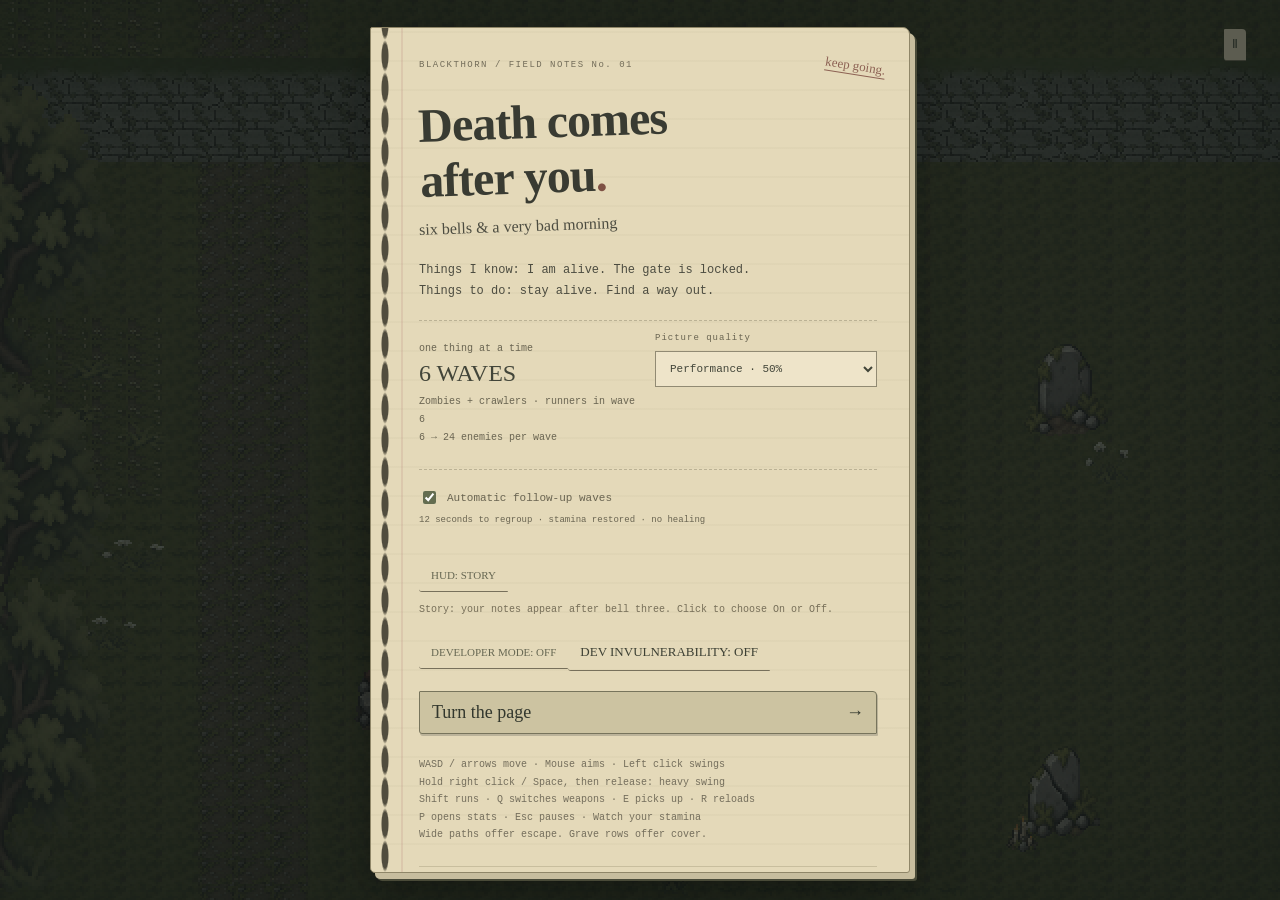
<file: index.html>
<!doctype html>
<html lang="en">
<head>
  <meta charset="utf-8">
  <meta name="viewport" content="width=device-width,initial-scale=1,viewport-fit=cover,user-scalable=no">
  <meta name="theme-color" content="#20241e">
  <meta name="description" content="Dead Lot — a browser-first zombie survival combat prototype.">
  <title>Death Comes After You · Part 1</title>
  <link rel="stylesheet" href="style.css?v=undertaker-1">
  <link rel="stylesheet" href="notebook.css?v=2">
</head>
<body class="hud-off">
  <canvas id="game" aria-label="3D zombie combat arena"></canvas>
  <div id="daylight" aria-hidden="true"></div><div id="vignette"></div><div id="damage"></div>
  <header id="hud">
    <div class="brand"><span class="eyebrow">PART 01 / BLACKTHORN CEMETERY</span><strong>SIX BELLS<span class="dot">.</span></strong></div>
    <div class="meters"><div><span>still here</span><b id="healthText">100</b><div class="health-track"><i id="healthBar"></i></div></div><div><span>catch my breath</span><b id="staminaText">100</b><div class="health-track"><i id="staminaBar"></i></div></div><div><span id="weaponName">SIDEARM</span><b id="ammo">12 <small>/ ∞</small></b><em id="reloadStatus">READY</em></div></div>
    <div class="stats"><span>bell <b id="wave">00</b></span><span>laid to rest <b id="kills">0</b></span><button id="openJournal" aria-label="Stats and proficiency">notes</button><button id="pause" aria-label="Pause game">Ⅱ</button></div>
  </header>
  <div id="objective">SOUTH APPROACH · EXPLORE THE DISTRICT</div><canvas id="map" width="180" height="180" aria-label="Cemetery map: memorial, chapel, south gate and approaching enemies"></canvas><div id="announcement" aria-live="polite"></div>
  <div id="playerThought" role="status" hidden></div>
  <div id="crosshair"><i></i></div>
  <footer><span id="status">PERIMETER QUIET</span><span id="cycleStatus">DAY · NO FLASHLIGHT</span><span id="needsStatus" aria-live="polite"></span><span id="perf">— FPS</span><span class="desktop-hint">WASD move · Mouse aim · Hold left click for quick swings · Hold/release right click or Space for heavy · Shift run · Esc pause</span></footer>
  <div id="touchControls"><div id="moveStick" class="stick"><span>MOVE</span><i></i></div><div id="aimStick" class="stick"><span>AIM / ATTACK</span><i></i></div><button id="touchReload">RELOAD</button><button id="touchWeapon">TO BAT</button><button id="touchHeavy">HOLD: HEAVY</button><button id="touchSprint">RUN</button></div>
  <button id="nextWave" class="primary floating" hidden>START WAVE 01 →</button>
  <button id="interact" class="primary floating" hidden>INTERACT [E]</button>
  <div id="bossHud" hidden><span>THE UNDERTAKER</span><progress id="bossHealth" max="65" value="65"></progress></div>
  <section id="towerPrompt" class="overlay" hidden><div class="panel compact"><span class="eyebrow">THE NORTHERN MORTUARY</span><h2>The key fits.</h2><p>The passage is blocked. Offices, stairs, and perhaps a way out on the upper floor.</p><button id="enterTower" class="primary">TURN THE KEY →</button><button id="cancelTower">NOT JUST YET</button></div></section>
  <section id="menu" class="overlay"><div class="panel">
    <span class="eyebrow">BLACKTHORN / FIELD NOTES No. 01</span><span class="notebook-margin" aria-hidden="true">keep going.</span><h1>Death comes<br>after you<span class="dot">.</span></h1><p class="pencil-subtitle">six bells &amp; a very bad morning</p>
    <p class="intro">Things I know: I am alive. The gate is locked.<br>Things to do: stay alive. Find a way out.</p>
    <div class="menu-grid"><div class="chapter-note"><span>one thing at a time</span><b>6 WAVES</b><small>Zombies + crawlers · runners in wave 6<br>6 → 24 enemies per wave</small></div><label>Picture quality<select id="quality"><option value="0.5" selected>Performance · 50%</option><option value="0.67">Balanced · 67%</option><option value="1">Full size · 100%</option></select></label></div>
    <label class="toggle"><input id="endless" type="checkbox" checked> Automatic follow-up waves <small>12 seconds to regroup · stamina restored · no healing</small></label>
    <button id="hudToggle">HUD: STORY</button><small class="hud-mode-help">Story: your notes appear after bell three. Click to choose On or Off.</small><button id="developerMode">DEVELOPER MODE: OFF</button><button id="developerInvulnerability" aria-pressed="false">DEV INVULNERABILITY: OFF</button><button id="start" class="primary">Turn the page <span>→</span></button>
    <p class="controls desktop-hint">WASD / arrows move · Mouse aims · Left click swings<br>Hold right click / Space, then release: heavy swing<br>Shift runs · Q switches weapons · E picks up · R reloads<br>P opens stats · Esc pauses · Watch your stamina<br>Wide paths offer escape. Grave rows offer cover.</p>
    <p class="controls mobile-hint">Left stick to move · Right stick to aim and attack · Hold/release HEAVY for a charged strike<br>RUN toggles sprint · Release attack to recover stamina</p>
    <span class="build">If found, please return to whoever is still holding the bat.</span>
  </div></section>
  <section id="introMenu" class="overlay story-overlay" aria-label="Chapter one introduction" hidden>
    <div class="story-panel">
      <span class="eyebrow">CHAPTER ONE · PREMATURE BURIAL</span>
      <h2>You weren’t<br>dead.</h2>
      <p>The last thing you remember is the familiar stillness. Another catalepsy episode. You couldn’t move. You couldn’t tell them you were still there.</p>
      <p>Now you wake inside a coffin at the bottom of an open grave. Your grave. They buried you—but the earth hasn’t been filled in. Above you, the lid is splintered and broken open. You don’t remember breaking it.</p>
      <p>You climb out into Blackthorn Cemetery. No mourners. No gravediggers. Only a bell in the distance, and shapes moving between the stones. You don’t know what happened here. You only know you need to leave.</p>
      <blockquote>You’ve woken from this before. Never somewhere like this.</blockquote>
      <p class="story-clue">Beside an abandoned shed, you find a wooden bat. You take it. Something beyond the graves has heard you.</p>
      <button id="introSound" aria-pressed="true">TYPEWRITER SOUND: ON</button> <button id="enterCemetery">TAKE THE BAT. SURVIVE. →</button>
      <small>Waves begin when you enter. Your ranks reset each run.</small>
    </div>
  </section>
  <section id="journal" class="overlay" hidden><div class="panel journal-panel"><span class="eyebrow">SURVIVOR’S JOURNAL</span><h2>Getting the hang of it.</h2><p id="saveNote"></p><div id="skillList"></div><h3>Food &amp; rest</h3><p>Each full day (12 active minutes) without eating or resting adds Hungry or Tired. Tired slows movement by 5%, 15%, 35%, then up to 75%. Hungry reduces stamina recovery by 3%, 9%, 21%, then up to 60%. Food and sleep arrive in chapter 2; this chapter has no food or rest actions. A new run resets both needs.</p><h3>Lifetime record</h3><p id="lifetimeStats"></p><h3>Equipment</h3><p id="inventoryList"></p><p>Q cycles carried weapons. E picks up nearby finds. Ammunition is finite. Search carefully: a few abandoned tools and rare weapons remain among the graves. Health boxes can occasionally be found on fallen enemies. Ranks, weapons and ammunition reset each run. A flashlight extends your visibility at night.</p><details><summary>Weapon field guide · base stats</summary><ul id="weaponList"></ul></details><button id="closeJournal" class="primary">CLOSE JOURNAL →</button></div></section>
  <section id="pauseMenu" class="overlay" hidden><div class="panel compact"><span class="eyebrow">TAKE A BREATH</span><h2>A moment, please.</h2><p>Nothing moves until you’re ready.</p><button id="resume" class="primary">BACK TO THE CEMETERY →</button><button id="pauseJournal">STATS / PROFICIENCY [P]</button><button id="pauseHudToggle">HUD: STORY</button><button id="pauseDeveloper">DEVELOPER MODE: OFF</button><button id="pauseInvulnerability" aria-pressed="false">DEV INVULNERABILITY: OFF</button><button id="restartPaused">RESTART RUN</button></div></section>
  <section id="deathMenu" class="overlay" hidden><div class="panel compact"><span class="eyebrow">ANOTHER NAME IN STONE</span><h2>You went down.</h2><p id="result"></p><button id="restart" class="primary">TRY AGAIN →</button><button id="settings">BACK TO SETTINGS</button></div></section>
  <section id="victoryMenu" class="overlay" hidden><div class="panel compact"><span class="eyebrow">BEYOND THE CEMETERY</span><h2>Still breathing.</h2><p>You escaped through the mortuary. The town lies ahead.</p><p id="victoryResult"></p><button id="playAgain" class="primary">SURVIVE IT AGAIN →</button></div></section><section id="rotate"><span>↻</span><h2>Turn your phone sideways.</h2><p>This chapter is played in landscape.</p></section>
  <section id="error" class="overlay" hidden><div class="panel"><h2>Unable to start</h2><p id="errorText"></p></div></section>
  <section id="jumpPrompt" class="overlay" hidden><div class="panel compact"><span class="eyebrow">THE TOWN SIDE</span><h2>A way down.</h2><p>Below the broken window: a low annex roof, then the street. You can climb out and drop down. There will be no climbing back.</p><button id="confirmJump" class="primary">CLIMB OUT. DROP TO THE STREET. →</button><button id="cancelJump">LOOK AROUND A LITTLE LONGER</button></div></section>
  <section id="companionDialogue" role="dialog" aria-modal="true" aria-labelledby="companionName" hidden>
    <div class="companion-note"><img src="assets/companion-cthulhu.png" alt="A tiny green tentacled friend carrying a notebook and pencil" width="150" height="150">
      <div><span class="eyebrow">a little company</span><h2 id="companionName">A little company.</h2><p id="companionLine" aria-live="polite"></p><span id="companionCount"></span><button id="companionNext">Go on →</button><button id="companionSkip">Got it.</button></div>
    </div>
  </section>
  <script type="module" src="js/game.js?v=low-health-1"></script>
</body></html>
</file>
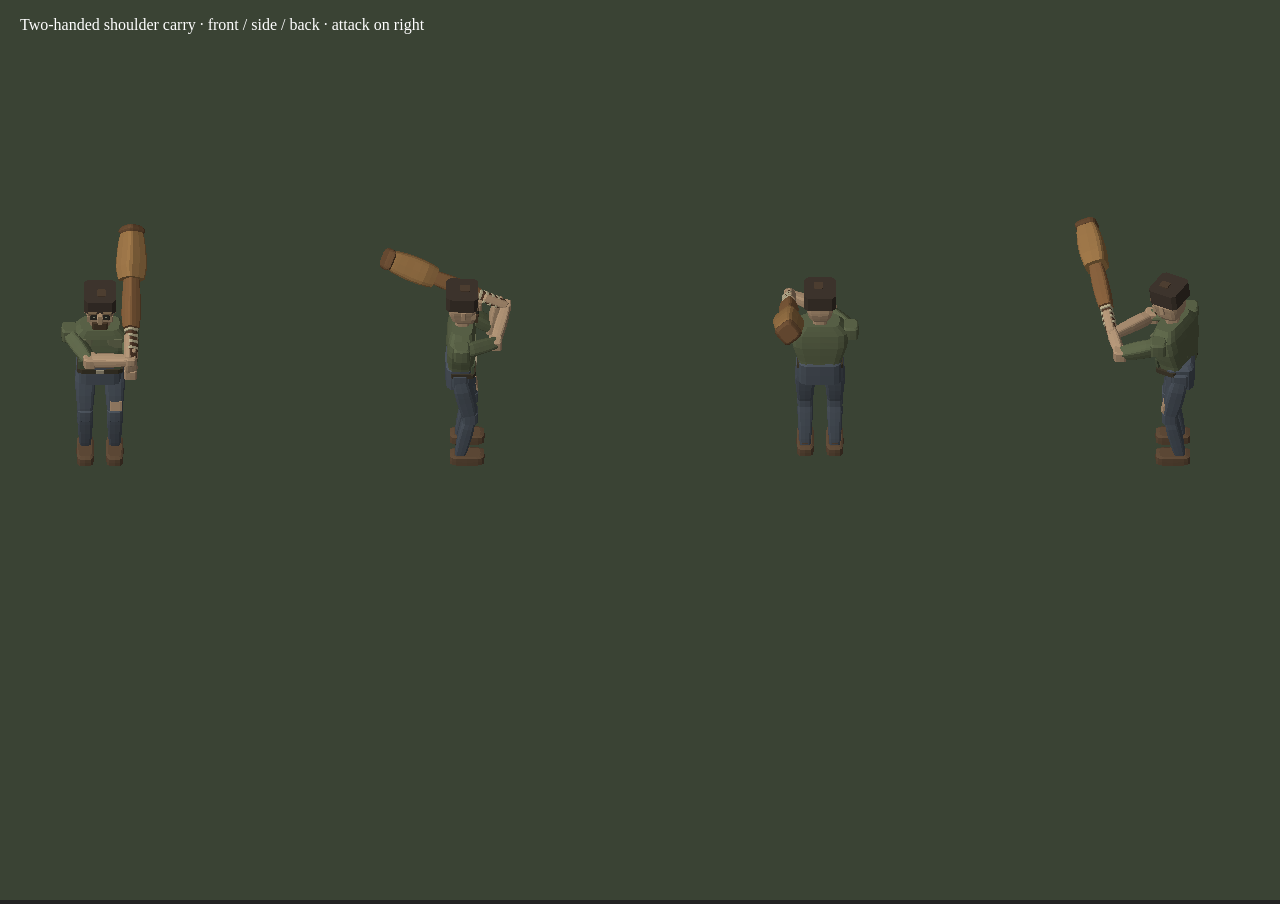
<file: verify-bat-pose.html>
<!doctype html><meta charset="utf-8"><title>Bat pose verification</title><style>body{margin:0;overflow:hidden;background:#222;color:white}canvas{width:100vw;height:100vh}p{position:absolute;top:0;left:20px}</style><canvas id="scene"></canvas><p>Two-handed shoulder carry · front / side / back · attack on right</p><script type="module">
import {WorldRenderer,characterMesh,block} from './js/render.js';const r=new WorldRenderer(document.querySelector('scene')||document.querySelector('canvas'));r.setWorld([block(0,-.1,0,30,.2,30,'#414b3a')]);let count=0;function frame(t){r.resize(1);r.half=3.5;r.begin(0,0);for(let i=0;i<4;i++)r.append(characterMesh('human',i===3?'swing':'idle',(t/1000)%.7,false,0,0,'bat'),(i-1.5)*2.8,0,0,i*Math.PI/2);r.draw();if(r.g.getError())throw Error('WebGL error');if(count++<120)requestAnimationFrame(frame);}requestAnimationFrame(frame);
</script>
</file>
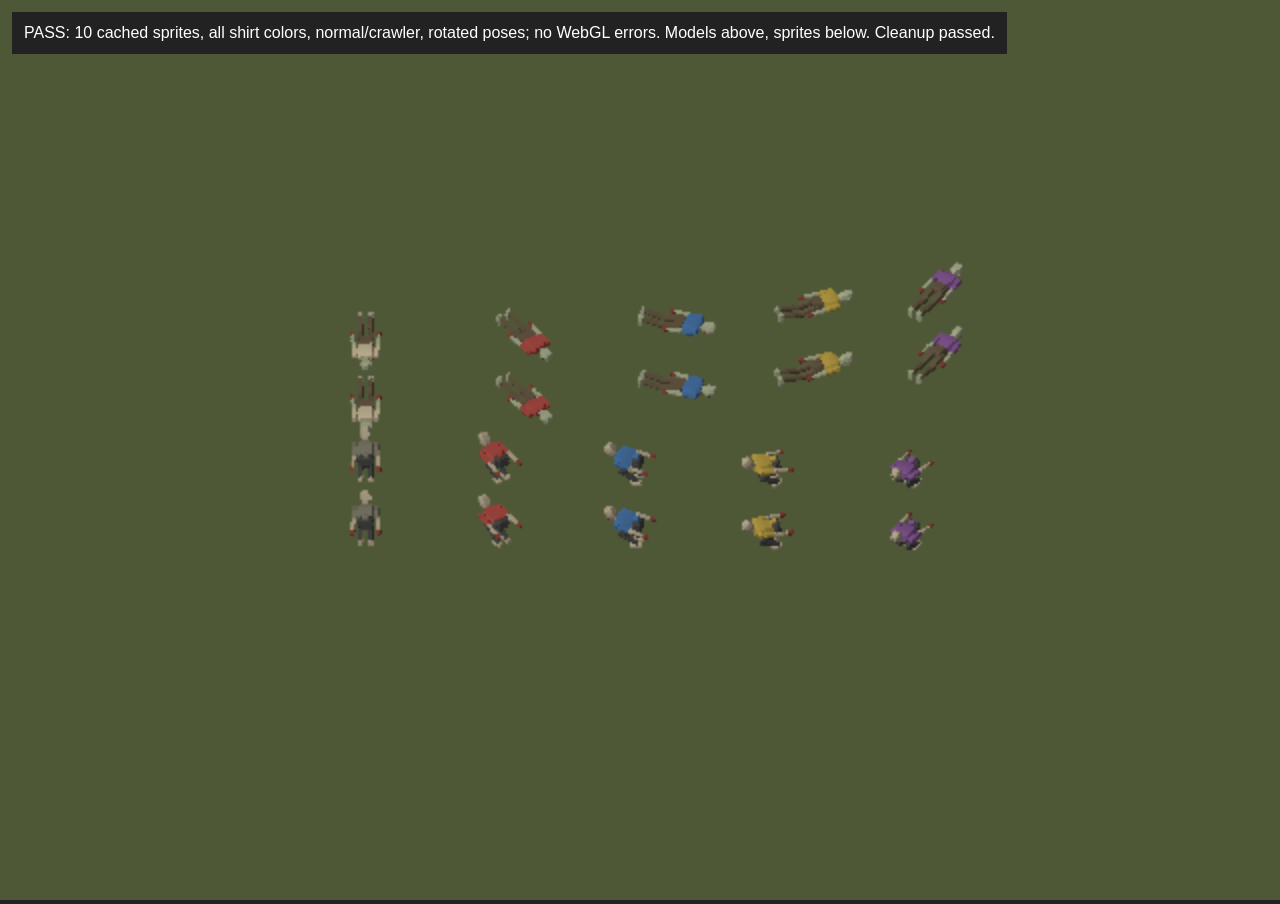
<file: verify-corpses.html>
<!doctype html><meta charset="utf-8"><title>Corpse renderer verification</title>
<style>body{margin:0;background:#222;color:white;font:16px sans-serif}canvas{width:100vw;height:100vh}#status{position:absolute;top:12px;left:12px;background:#222;padding:12px}</style>
<canvas id="scene"></canvas><div id="status">Checking corpse captures…</div>
<script type="module">
import {WorldRenderer,characterMesh,DEATH_SETTLE_TIME,block} from './js/render.js';
const status=document.querySelector('#status'),r=new WorldRenderer(document.querySelector('canvas'));
r.setWorld([block(0,-.1,0,35,.2,35,'#59633d')]);
const bodies=Array.from({length:10},(_,i)=>({x:(i%5-2)*3,z:i<5?-2:3,yaw:i*.63,kind:i<5?'normal':'crawler',shirtVariant:i%5}));
let frames=0,captures=0;
function frame(){
 try{
 r.resize(.5);r.begin(0,0);r.corpses.sync(bodies);
 for(const c of bodies)r.corpses.add(c,()=>{captures++;return characterMesh(c.kind,'dead',DEATH_SETTLE_TIME,false,0,0,'bat');});
 // Live models behind their sprite counterparts for visual comparison.
 for(const c of bodies)r.append(characterMesh(c.kind,'dead',DEATH_SETTLE_TIME,false,0,0,'bat'),c.x,0,c.z-2,c.yaw,1,c.shirtVariant);
 r.draw();if(r.g.getError()!==r.g.NO_ERROR)throw Error('WebGL error');
 if(++frames<15){requestAnimationFrame(frame);return;}
 if(captures!==10||r.corpses.entries.size!==10)throw Error('Sprite caching failed');
 status.textContent='PASS: 10 cached sprites, all shirt colors, normal/crawler, rotated poses; no WebGL errors. Models above, sprites below.';
 const entries=[...r.corpses.entries.values()];
 r.corpses.sync([]);
 if(r.corpses.entries.size||entries.some(e=>r.g.isTexture(e.texture)||r.g.isBuffer(e.buffer)))throw Error('Corpse resources leaked');
 status.textContent+=' Cleanup passed.';
 }catch(e){status.textContent='FAIL: '+e.stack;console.error(e);}
}
requestAnimationFrame(frame);
</script>
</file>
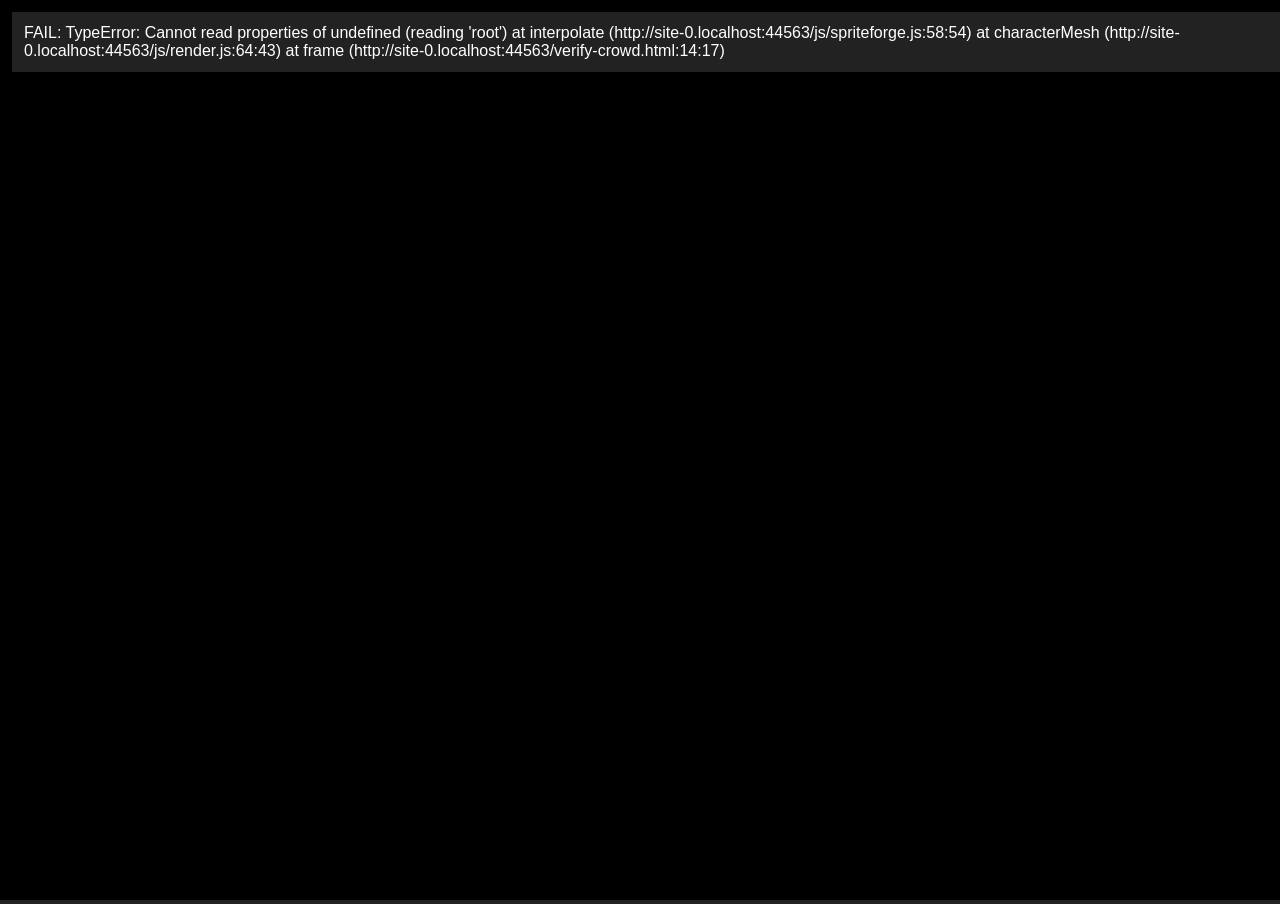
<file: verify-crowd.html>
<!doctype html><meta charset="utf-8"><title>Crowd renderer verification</title>
<style>body{margin:0;overflow:hidden;background:#222;color:white;font:16px sans-serif}canvas{width:100vw;height:100vh}#status{position:absolute;top:12px;left:12px;background:#222;padding:12px}</style>
<canvas id="scene"></canvas><div id="status">Checking 120 animated zombies…</div>
<script type="module">
import {WorldRenderer,characterMesh,block} from './js/render.js';
const r=new WorldRenderer(document.querySelector('canvas')),status=document.querySelector('#status');
r.setWorld([block(0,-.1,0,50,.2,50,'#59633d')]);
let frames=0,start=performance.now();
function frame(now){
 try{
 r.resize(.5);r.begin(0,0);const time=(now-start)/1000;
 for(let i=0;i<120;i++){
  const phase=time+(i%4)*.2,kind=i%3===0?'crawler':'normal';
  r.appendActor(characterMesh(kind,'walk',phase,true,0,phase,'bat'),(i%15-7)*1.55,0,(Math.floor(i/15)-3.5)*2,Math.sin(time*.4+i)*.7,i%5);
 }
 r.draw();if(r.g.getError()!==r.g.NO_ERROR)throw Error('WebGL error');
 if(r.crowd.ext&&r.used!==0)throw Error('Crowd unexpectedly copied vertices on CPU');
 if(r.crowd.ext&&r.crowd.groups.size>8)throw Error('Pose grouping failed');
 frames++;
 status.textContent=`${r.crowd.ext?'PASS: GPU instancing':'PASS: compatibility fallback'} · 120 animated zombies · ${r.crowd.groups.size} pose groups · ${Math.round(frames*1000/(now-start||1))} average FPS · no WebGL errors`;
 if(frames<240)requestAnimationFrame(frame);
 }catch(e){status.textContent='FAIL: '+e.stack;console.error(e);}
}
requestAnimationFrame(frame);
</script>
</file>
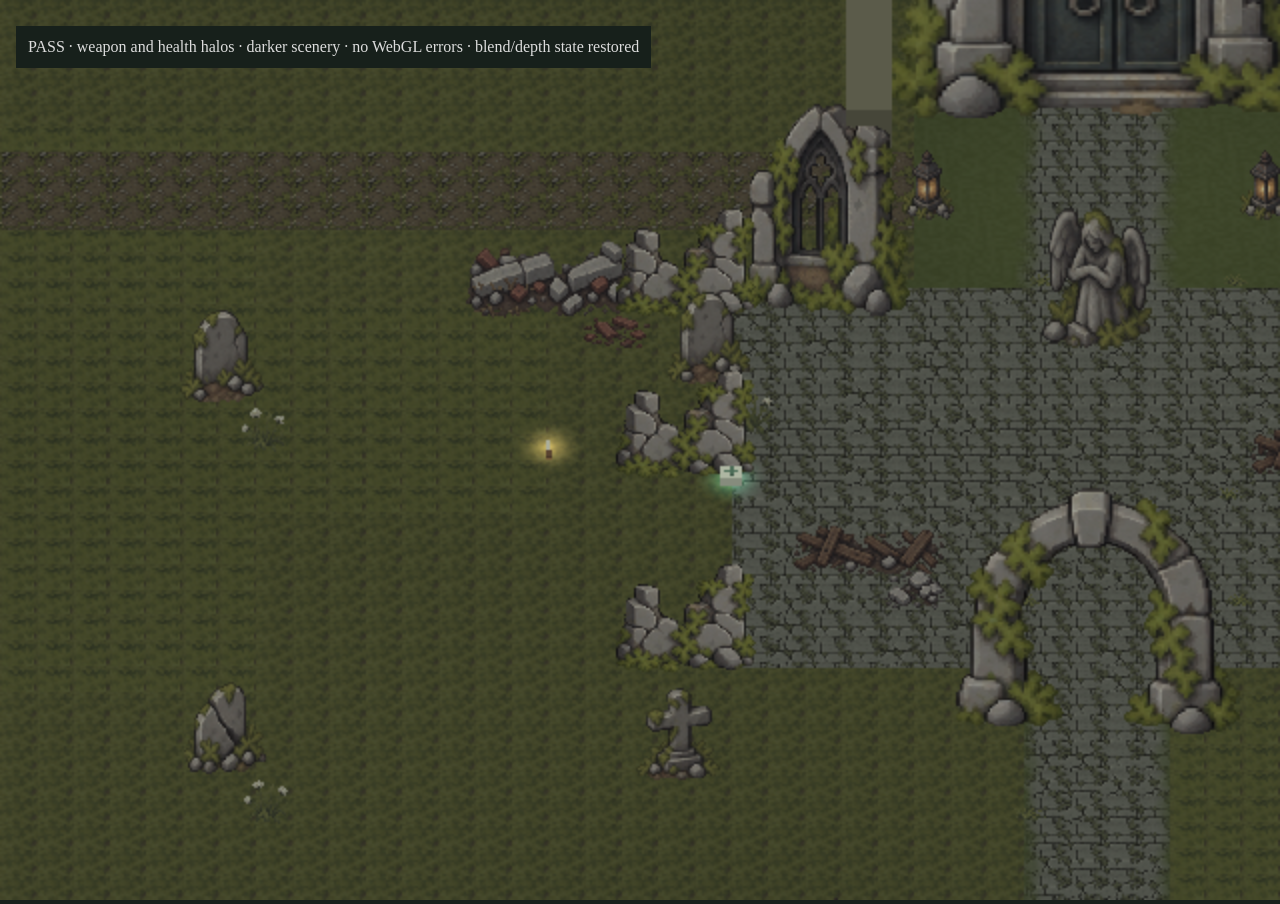
<file: verify-pickups.html>
<!doctype html><meta charset="utf-8"><title>Pickup glow verification</title><style>body{margin:0;background:#17201b;color:#ddd}canvas{width:100vw;height:100vh}p{position:absolute;top:10px;left:16px;background:#17201b;padding:12px}</style><canvas id="scene"></canvas><p id="status">Checking pickups…</p><script type="module">
import {WorldRenderer,bake,block} from './js/render.js';import {world,scenery} from './js/world.js';
const r=new WorldRenderer(document.querySelector('canvas'));r.setWorld(world);r.setScenery(scenery);await r.scenery.loaded;
const knife=bake([block(0,.12,0,.1,.08,.32,'#c0c4af'),block(0,.1,.24,.12,.1,.2,'#644b36')]);
const health=bake([block(0,.19,0,.48,.30,.36,'#c4cdb6'),block(0,.35,0,.28,.02,.075,'#557962'),block(0,.35,0,.075,.02,.25,'#557962')]);
r.resize(.5);r.begin(-10,-62);r.pickupGlow.add(-12,-62,false,0);r.pickupGlow.add(-8,-61,true,0);r.append(knife,-12,0,-62);r.append(health,-8,0,-61);r.draw();
if(r.g.getError()!==r.g.NO_ERROR)throw Error('WebGL error');if(r.g.isEnabled(r.g.BLEND)||!r.g.getParameter(r.g.DEPTH_WRITEMASK))throw Error('Glow leaked render state');
document.querySelector('#status').textContent='PASS · weapon and health halos · darker scenery · no WebGL errors · blend/depth state restored';
</script>
</file>
<file: style.css>
600;700;800&family=IBM+Plex+Mono:wght@400;500&display=swap');
:root{color-scheme:dark;--paper:#e2d5b9;--muted:#9e9f8b;--acid:#c5cf8c;--dark:#191e1a;--line:#c9c9a32c}*{box-sizing:border-box}body{margin:0;overflow:hidden;background:#252823;color:var(--paper);font:13px 'IBM Plex Mono',monospace;overscroll-behavior:none;touch-action:none;user-select:none}button,input,select{font:inherit}button{cursor:pointer;color:var(--paper);border:1px solid var(--line);background:#343b30;padding:14px 20px}button:hover{background:#444c38}button:focus-visible,select:focus-visible{outline:2px solid var(--acid);outline-offset:3px}.primary{background:var(--acid);color:#20281c;border:0;font-weight:500}.primary:hover{background:#d8e3a3}.dot{color:var(--acid)}#game{position:fixed;inset:0;width:100%;height:100%;display:block}#vignette{position:fixed;inset:0;pointer-events:none;box-shadow:inset 0 0 140px #0a100950}#damage{position:fixed;inset:0;pointer-events:none;box-shadow:inset 0 0 100px #bd302b;opacity:0}header{position:absolute;top:0;left:0;right:0;padding:24px max(28px,env(safe-area-inset-right)) 22px max(28px,env(safe-area-inset-left));display:flex;align-items:center;gap:38px;background:linear-gradient(#10170ed9,transparent);pointer-events:none}.eyebrow{display:block;font-size:10px;letter-spacing:2.5px;color:var(--muted)}.brand strong{font:800 32px 'Barlow Condensed',sans-serif;letter-spacing:1px}.meters{display:flex;gap:30px}.meters>div{width:115px}.meters span{display:block;font-size:9px;letter-spacing:2px;color:var(--muted)}.meters b{display:block;font-size:23px;font-weight:500;margin-top:4px}.meters small{font-size:14px;color:var(--muted)}.health-track{height:3px;margin-top:5px;background:#757a563b}.health-track i{display:block;height:100%;width:100%;background:var(--acid);transition:width .15s}.meters em{font-size:9px;font-style:normal;letter-spacing:1px;color:var(--acid)}.stats{margin-left:auto;display:flex;align-items:center;gap:26px;font-size:10px;color:var(--muted)}.stats b{display:block;font:600 25px 'Barlow Condensed',sans-serif;color:var(--paper)}.stats button{pointer-events:auto;padding:10px 14px}footer{position:absolute;bottom:max(18px,env(safe-area-inset-bottom));left:max(28px,env(safe-area-inset-left));right:28px;display:flex;gap:25px;font-size:9px;letter-spacing:1px;color:#c6c5ac;pointer-events:none}footer .desktop-hint{margin-left:auto}#status:before{content:'●';color:var(--acid);margin-right:9px}#announcement{position:absolute;top:25%;width:100%;text-align:center;font:600 30px 'Barlow Condensed',sans-serif;letter-spacing:3px;pointer-events:none;text-shadow:0 2px 15px #000;transition:opacity .4s}#crosshair{position:fixed;width:22px;height:22px;border:1px solid #e0ddaeaa;border-radius:50%;pointer-events:none;display:none;transform:translate(-50%,-50%)}#crosshair:after{content:'';position:absolute;width:3px;height:3px;background:var(--paper);top:8px;left:8px}.overlay{position:fixed;inset:0;display:grid;place-items:center;background:#1219109c;backdrop-filter:blur(7px);z-index:5}.panel{width:min(470px,92vw);padding:36px;background:#1c241df2;border:1px solid var(--line);box-shadow:0 30px 90px #0005}.panel h1{font:800 76px/.95 'Barlow Condensed',sans-serif;letter-spacing:-1px;margin:16px 0 20px}.panel h2{font:700 46px 'Barlow Condensed',sans-serif;margin:12px 0}.panel p{line-height:1.8;color:#b5b8a4}.intro{font-size:12px}.menu-grid{display:grid;grid-template-columns:1fr 1fr;gap:14px;margin:24px 0 18px}label{font-size:9px;letter-spacing:1px;color:var(--muted)}select{display:block;width:100%;margin-top:8px;padding:10px 6px;border:1px solid var(--line);background:#273023;color:var(--paper);font-size:11px}.toggle{display:flex;align-items:center;gap:8px;flex-wrap:wrap;font-size:11px;letter-spacing:0;margin-bottom:24px}.toggle small{display:block;font-size:9px;color:#8b9582}input{accent-color:var(--acid)}#start{width:100%;display:flex;justify-content:space-between}.controls{font-size:10px;margin:22px 0}.build{font-size:8px;color:#7e8b75;letter-spacing:1px}.compact button{display:block;width:100%;margin-top:12px}.floating{position:absolute;bottom:65px;left:50%;transform:translateX(-50%);font-size:11px;white-space:nowrap}#touchControls,.mobile-hint,#rotate{display:none}[hidden]{display:none!important}.stick{position:absolute;bottom:max(36px,env(safe-area-inset-bottom));width:112px;height:112px;border-radius:50%;border:1px solid #d0d1af55;background:#1d251f50;touch-action:none}.stick span{position:absolute;bottom:-19px;left:0;right:0;text-align:center;font-size:8px;letter-spacing:1px;color:#c4cab0}.stick i{position:absolute;left:35px;top:35px;width:40px;height:40px;border-radius:50%;background:#c8d19644;border:1px solid #d6dbb87d;pointer-events:none}#moveStick{left:max(38px,env(safe-area-inset-left))}#aimStick{right:max(38px,env(safe-area-inset-right))}#touchReload{position:absolute;right:52px;bottom:178px;padding:12px;font-size:10px;background:#263020cc}#rotate{position:fixed;inset:0;background:#1c241d;z-index:20;align-items:center;justify-content:center;flex-direction:column;text-align:center;padding:25px}#rotate span{font-size:70px;color:var(--acid)}#rotate h2{font:600 32px 'Barlow Condensed',sans-serif}#rotate p{color:var(--muted)}@media(pointer:coarse){#touchControls{display:block}.desktop-hint{display:none!important}.mobile-hint{display:block}header{padding-top:12px;gap:24px}.brand strong{font-size:24px}.brand .eyebrow{font-size:7px}.meters b{font-size:18px}.meters>div{width:85px}.stats{gap:16px}footer{bottom:12px;font-size:8px;left:185px;right:185px;justify-content:center}.panel{padding:22px;width:530px;max-height:94dvh;overflow-y:auto}.panel h1{font-size:45px;margin:8px 0}.panel .intro{margin:8px 0}.menu-grid{margin:12px 0}.toggle{margin:12px 0}.controls{margin:12px 0;font-size:9px}.floating{bottom:35px}#announcement{font-size:24px;top:23%}}@media(pointer:coarse) and (orientation:portrait){#rotate{display:flex}}
#objective{position:absolute;top:110px;left:28px;max-width:65vw;color:#d4d6b7;font-size:10px;letter-spacing:1px;text-shadow:0 1px 5px #000;pointer-events:none}#map{position:absolute;right:28px;top:115px;width:140px;height:140px;border:1px solid #a7af7955;opacity:.85;pointer-events:none}@media(pointer:coarse){#objective{top:76px;left:max(28px,env(safe-area-inset-left));font-size:8px;max-width:65vw}#map{top:83px;right:max(22px,env(safe-area-inset-right));width:88px;height:88px}}
#staminaBar{background:#8cbbac}#touchWeapon,#touchSprint{position:absolute;bottom:178px;padding:12px;font-size:10px;background:#263020cc}#touchWeapon{right:145px}#touchSprint{left:max(52px,env(safe-area-inset-left))}.meters{gap:18px}.meters>div{width:100px}@media(pointer:coarse){.meters{gap:12px}.meters>div{width:68px}.meters em{font-size:8px}.stats{gap:10px}header{gap:16px}}@media(max-width:760px){header .brand{display:none}.stats{gap:10px}header{gap:12px}.meters>div{width:65px}.meters{gap:12px}}
#interact{bottom:78px;z-index:3;font-size:10px}#bossHud{position:absolute;top:145px;left:50%;transform:translateX(-50%);width:220px;pointer-events:none;text-align:center;color:#d5b28b;font-size:10px;letter-spacing:2px}#bossHealth{display:block;width:100%;height:9px;margin-top:7px;accent-color:#b76e4b}@media(pointer:coarse){#interact{bottom:35px;max-width:40vw;white-space:normal;padding:10px}#bossHud{top:103px;width:180px}}

:root{--paper:#e2dac4;--muted:#9aaea5;--acid:#c7b37e;--dark:#14231f;--line:#aac4b12c}.panel{background:linear-gradient(145deg,#243a33f5,#111f1df5);border-top:3px solid #b6a477}.panel h1{font-family:Georgia,serif;font-weight:400;font-size:64px;letter-spacing:-3px}.brand strong{font-family:Georgia,serif;font-weight:400;font-size:27px}.chapter-note{padding:10px 0;color:var(--muted);font-size:10px}.chapter-note b{display:block;color:var(--paper);font:24px Georgia,serif;margin:6px 0}.chapter-note small{line-height:1.8;font-size:9px}#touchWeapon{display:none!important}#announcement{font-family:Georgia,serif;font-size:27px;letter-spacing:2px}.panel .intro{font-size:12px}#menu .panel{max-height:94dvh;overflow:auto}#map{border-color:#c7b37e66}.stats b{font-size:22px}@media(pointer:coarse){.panel h1{font-size:40px}#announcement{font-size:20px}}

/* Upscale only the world canvas; HTML HUD and input coordinates remain full-size. */
#game{image-rendering:pixelated;}
/* Chapter introduction and persistent survivor journal. */
.story-overlay{background:linear-gradient(110deg,rgba(10,17,14,.97),rgba(20,28,22,.83))}
.story-panel{max-width:690px;border-left:3px solid #b6a36d;max-height:90vh;overflow:auto}
.story-panel h2{font-size:clamp(32px,5vw,60px);line-height:1.06;margin:22px 0;color:#dfdec8}
.story-panel p{line-height:1.65;color:#b9c0ad}.story-panel em{color:#e0c991}
.story-rule{width:70px;height:2px;background:#ac9360;margin-top:20px}
.story-panel blockquote{border-left:2px solid #ac9360;margin:24px 0;padding:8px 18px;color:#d8c28e;font-size:19px}
.story-panel .story-clue{font-size:13px;color:#a3ad91}.story-panel small{display:block;margin-top:14px;color:#9ca48e}
.journal-panel{width:min(900px,94vw);max-height:90vh;overflow:auto}.journal-panel h2{margin:16px 0}.journal-panel p{line-height:1.6}
#skillList{display:grid;grid-template-columns:repeat(2,minmax(0,1fr));gap:12px;margin:20px 0}
#skillList article{padding:16px;background:#293128;border:1px solid #48503b}#skillList strong{display:flex;justify-content:space-between;gap:12px}#skillList strong span{color:#cbb37a;font-size:12px}
#skillList progress{width:100%;height:8px;margin:14px 0 8px;accent-color:#b5a16a}#skillList small{color:#c1c7b3}#skillList p{font-size:12px;margin:8px 0 0;color:#9ca68e}
#weaponList{line-height:1.9;padding-left:20px;font-size:13px}#closeJournal{margin-top:24px}#openJournal{font-size:11px;letter-spacing:.08em}
@media(max-width:600px){#skillList{grid-template-columns:1fr}.story-panel{padding:24px}.journal-panel{padding:22px}}
.story-panel{width:min(740px,94vw);max-width:740px;padding:30px 38px;scrollbar-width:thin;scrollbar-color:#788367 #263229}
.story-panel h2{font-size:clamp(30px,4vw,48px);margin:16px 0}.story-panel p{margin:12px 0}.story-panel blockquote{margin:18px 0}.journal-panel{max-width:900px;scrollbar-width:thin;scrollbar-color:#788367 #263229}
#journal{z-index:8}
#daylight{position:fixed;inset:0;pointer-events:none}
#developerMode,#pauseDeveloper{font-size:11px;margin:10px 0;color:#d1b97c}
#cycleStatus{color:#b7c5ba;font-size:9px}
#needsStatus{color:#d5a477;font-size:9px}
/* HUD is optional; essential controls and pickup prompts remain usable. */
body.hud-off #hud{visibility:hidden}
body.hud-off #pause{visibility:visible}
body.hud-off #objective,body.hud-off #map,body.hud-off #announcement,body.hud-off #crosshair,body.hud-off #bossHud,body.hud-off footer{display:none!important}
#hudToggle{font-size:11px;margin:10px 0;color:#d1b97c}
#touchHeavy{touch-action:none;position:absolute;right:160px;bottom:90px;font-size:10px}
/* The grave is the intro: quiet typewritten words directly over the supplied image. */
#introMenu{background:#171711 url('assets/intro.jpg') center center/cover no-repeat;backdrop-filter:none;place-items:center start;overflow:auto;padding:clamp(24px,5vw,80px);isolation:isolate}
#introMenu:before{content:'';position:absolute;inset:0;z-index:-1;background:linear-gradient(90deg,rgba(9,10,8,.9),rgba(9,10,8,.67) 32%,rgba(9,10,8,.12) 70%);pointer-events:none}
#introMenu .story-panel{width:min(510px,100%);max-width:none;max-height:none;padding:0;border:0;background:none;box-shadow:none;overflow:visible;font-family:'Courier New',Courier,monospace;color:#eee5d0;text-shadow:0 2px 3px #0009}
#introMenu .eyebrow{font:11px/1.6 'Courier New',monospace;letter-spacing:2px;color:#c6bea9}
#introMenu h2{font:normal clamp(26px,3vw,42px)/1.2 'Courier New',monospace;letter-spacing:-1px;margin:18px 0 28px;color:#f0e8d5}
#introMenu .story-copy{min-height:270px}
#introMenu #introTyped{font:clamp(15px,1.35vw,19px)/1.75 'Courier New',monospace;color:#eee5d0;white-space:pre-wrap;margin:0}
#introTyped.typing:after{content:'_';color:#eee5d0}
#introMenu .story-actions{display:flex;align-items:center;flex-wrap:wrap;gap:12px 25px;margin-top:26px}
#introMenu button{font:14px/1.5 'Courier New',monospace;background:none;color:#eee5d0;border:0;border-bottom:1px solid #c6bea977;padding:10px 0;text-align:left;text-shadow:0 2px 3px #0009}
#introMenu button:hover{color:#fff;border-bottom-color:#fff}
#introMenu #skipIntro{font-size:12px;color:#beb8a8;border-bottom-color:transparent}
#introMenu small{font:12px 'Courier New',monospace;letter-spacing:3px;color:#bcb5a4;margin-top:20px;display:block}
.sr-only{position:absolute;width:1px;height:1px;padding:0;margin:-1px;overflow:hidden;clip-path:inset(50%);white-space:nowrap;border:0}
@media(max-width:600px){#introMenu{padding:30px 24px}#introMenu:before{background:rgba(9,10,8,.72)}#introMenu .story-copy{min-height:290px}}
@media(max-height:540px){#introMenu{padding:20px 30px}#introMenu .story-panel{width:min(570px,100%)}#introMenu h2{font-size:26px;margin:8px 0 12px}#introMenu .story-copy{min-height:175px}#introMenu #introTyped{font-size:14px;line-height:1.5}#introMenu .story-actions{margin-top:10px}#introMenu small{margin-top:10px}}
/* Show the photograph first, then the original single-page introduction. */
#introMenu{display:block;padding:clamp(24px,4vw,60px);background-attachment:fixed}
#introMenu:before{position:fixed;animation:intro-shade 2.7s both}
#introMenu .story-panel{width:min(650px,100%);margin:auto 0;animation:intro-words 2.7s both}
#introMenu .story-panel p{font:clamp(14px,1.15vw,17px)/1.65 'Courier New',Courier,monospace;color:#eee5d0;margin:16px 0}
#introMenu .story-panel h2{margin:14px 0 24px}
#introMenu .story-panel blockquote{font:italic 17px/1.6 'Courier New',Courier,monospace;border-left:2px solid #c6bea977;color:#e3d4b1;margin:22px 0;padding:4px 18px}
#introMenu .story-panel small{font-size:11px;letter-spacing:0;line-height:1.6}
@keyframes intro-words{0%,74%{opacity:0;visibility:hidden}100%{opacity:1;visibility:visible}}
@keyframes intro-shade{0%,74%{opacity:0}100%{opacity:1}}
@media(prefers-reduced-motion:reduce){#introMenu .story-panel,#introMenu:before{animation-timing-function:steps(1,end)}}
#introMenu #introSound{display:block;font-size:11px;color:#c6bea9;margin-top:16px;border:0;padding:6px 0}
</file>
<file: notebook.css>
/* Notebook skin: static paper and graphite, no filters or extra render passes. */
:root{--paper:#e4d9b9;--ink:#393b32;--muted:#716d5b;--acid:#b8b58e;--line:#716c514d;--hand:'Segoe Print','Bradley Hand','Comic Sans MS',cursive}
body{font-family:'Courier New',monospace}
.overlay:not(#introMenu){background:#131a17a6;backdrop-filter:none}
.panel{position:relative;color:var(--ink);background-color:#e4d9b9;background-image:linear-gradient(90deg,transparent 30px,#ae706c55 31px,transparent 32px),repeating-linear-gradient(0deg,transparent 0 27px,#706d4a14 28px,transparent 29px);border:1px solid #8f8668;border-radius:2px 7px 3px 5px;box-shadow:5px 6px 0 #c7bd9e,7px 8px 0 #494a38,0 18px 50px #0005;padding:32px 32px 28px 48px}
.panel:before{content:'';position:absolute;top:0;bottom:0;left:10px;width:8px;background:radial-gradient(ellipse at center,#514d3e 0 3px,transparent 4px) 0 12px/8px 32px repeat-y;pointer-events:none}
.panel h1,.panel h2,.panel h3{font-family:var(--hand);color:var(--ink);font-weight:700;letter-spacing:-1px}
.panel h1{font-size:clamp(34px,4vw,48px);line-height:1.15;margin:20px 0 8px;transform:rotate(-2deg)}
.panel h2{font-size:30px}.panel h3{font-size:20px}.panel p,.panel .intro{color:#4c4c40;line-height:1.75;font-size:12px}
.panel .eyebrow{color:#726c59;letter-spacing:1.5px;font-size:9px}.panel .dot{color:#7e5144}
.panel .pencil-subtitle{font-family:var(--hand);font-size:16px;margin:8px 0 24px;transform:rotate(-2deg)}
.notebook-margin{position:absolute;right:23px;top:30px;font:13px var(--hand);color:#8d6254;transform:rotate(9deg);border-bottom:1px solid #8d6254}
#menu .panel{width:min(540px,92vw)}.panel button,.floating,.stats button{color:#3d4034;background:transparent;border:0;border-bottom:1px solid #77705b;border-radius:1px 4px 1px 3px;font-family:var(--hand);font-size:13px;padding:10px 12px}
.panel button:hover,.stats button:hover{background:#817e531c;border-bottom-color:#35372d}.panel .primary,.floating{background:#ccc3a1;color:#32372d;border:1px solid #77745c;box-shadow:1px 2px 0 #6b685b55}
.panel .primary:hover,.floating:hover{background:#bfb894}.panel button:focus-visible,button:focus-visible{outline:2px dashed #82724d;outline-offset:3px}
.panel label,.panel .toggle,.chapter-note,.panel .build,.panel .toggle small{color:#696451}.chapter-note b{font:24px var(--hand);color:#424539}.chapter-note small{font-size:10px}.panel select{color:#424539;background:#eee4c9;border:1px solid #918a73;padding:10px}.panel input{accent-color:#646d50}
.menu-grid{border-top:1px dashed #7d765f66;border-bottom:1px dashed #7d765f66;padding:12px 0;margin:18px 0}.panel .controls{font-size:10px;color:#746e5c}.panel .build{display:block;font:11px/1.6 var(--hand);border-top:1px solid #8f866855;padding-top:14px;letter-spacing:0}
#developerMode,#pauseDeveloper,#hudToggle,#pauseHudToggle{color:#666752;font-size:11px}#start{margin-top:12px;font-size:18px}
#skillList{gap:0 20px}#skillList article{border:0;border-bottom:1px dashed #8f8668;background:none;padding:16px 0}#skillList strong{font-family:var(--hand)}#skillList strong span,#skillList small,#skillList p{color:#696550}#skillList progress{accent-color:#697054;height:5px}.journal-panel{scrollbar-color:#9a9275 #e4d9b9}
/* Small paper scraps leave the centre of the scene clear. */
#hud{padding:18px 22px;align-items:flex-start;gap:14px;background:none}#hud .brand{display:none}
.meters{position:relative;gap:18px;padding:12px 15px 12px 48px;background:#e4d9b9e8;border:1px solid #8d866555;border-radius:2px 7px 2px 4px;box-shadow:2px 3px 0 #292f2440}
.meters:before{content:'';position:absolute;left:8px;top:16px;width:28px;height:48px;background:url("data:image/svg+xml,%3Csvg xmlns='http://www.w3.org/2000/svg' viewBox='0 0 28 48'%3E%3Cg fill='none' stroke='%23545648' stroke-width='1.7' stroke-linecap='round'%3E%3Cellipse cx='14' cy='7' rx='5' ry='6'/%3E%3Cpath d='M13 14l1 17M5 18l9-4 9 5M5 18L2 29m21-10 3 10M14 31L7 46m7-15 7 15M10 19l8 1-1 9-6-1z'/%3E%3C/g%3E%3C/svg%3E") center/contain no-repeat;opacity:.8}
.meters>div{width:88px}.meters span{font:11px var(--hand);color:#535748;letter-spacing:0}.meters b{font:22px var(--hand);color:#363e31;margin-top:2px}.meters small,.meters em{color:#69674f}.meters em{font-size:8px;letter-spacing:0}.health-track{height:6px;background:#77745c26;border-bottom:1px solid #6a695a;transform:rotate(-1deg)}.health-track i{background:repeating-linear-gradient(115deg,#76574a 0 2px,#8d6a5566 2px 4px);transition:width .12s}#staminaBar{background:repeating-linear-gradient(115deg,#65704f 0 2px,#68755166 2px 4px)}
.stats{gap:14px;padding:10px 12px;background:#e4d9b9e8;border-radius:6px 2px 4px 1px;color:#555847;font:10px var(--hand);box-shadow:2px 3px 0 #292f2440}.stats b{font:20px var(--hand);color:#3d4336}.stats button{font-size:12px;padding:8px}#pause{background:#e4d9b9;color:#3d4336;pointer-events:auto}
#objective{top:112px;font:11px var(--hand);letter-spacing:0;color:#e6dfc8}#map{top:112px;width:105px;height:105px;border:4px solid #d5cbac;border-radius:3px 8px 2px 4px;opacity:.82}
#announcement{font:23px var(--hand);letter-spacing:0;color:#f2e7ca;text-shadow:1px 2px 3px #172016;top:24%}
footer{font:10px var(--hand);letter-spacing:0;gap:14px;align-items:center;flex-wrap:wrap;color:#e8dfc6;text-shadow:1px 1px 3px #111}footer .desktop-hint,#perf{display:none}#status:before{content:'✓';color:#d9d9b0}#cycleStatus,#needsStatus{color:#e4d9b9;font:10px var(--hand)}
#nextWave,#interact{font-family:var(--hand);font-size:12px}#crosshair{border-style:dashed;border-color:#e2d6b5aa}#bossHud{font-family:var(--hand);letter-spacing:0}
#touchControls button{background:#d8ceb0dc;color:#424737;border-color:#807b63;font-family:var(--hand)}
/* The imagined friend belongs to the notebook, not the world renderer. */
#companionDialogue{position:fixed;inset:0;z-index:12;display:flex;align-items:flex-end;justify-content:center;padding:24px 20px;background:linear-gradient(transparent 45%,#121b1666);touch-action:auto}
.companion-note{width:min(720px,94vw);display:grid;grid-template-columns:140px 1fr;gap:20px;align-items:center;padding:22px 26px;background:#e5dabc;border:1px solid #8d8569;box-shadow:3px 4px 0 #b3aa8b,0 12px 35px #0004;border-radius:4px 1px 7px 2px;color:#414637}
.companion-note img{width:140px;height:140px;object-fit:contain;image-rendering:pixelated}.companion-note .eyebrow{color:#79705b;font-size:9px;letter-spacing:1px}.companion-note h2{font:24px var(--hand);margin:8px 0 10px}.companion-note p{font:14px/1.7 'Courier New',monospace;margin:0 0 16px;min-height:72px}.companion-note button{color:#444a36;background:transparent;border:0;border-bottom:1px solid #7c7b61;font:13px var(--hand);padding:8px 0;margin:0 12px 0 0}.companion-note button:hover{color:#755943}#companionSkip{font:10px 'Courier New',monospace;border:0;color:#76715e}#companionCount{font:10px 'Courier New',monospace;color:#88806a;margin-right:15px}
@media(max-width:760px){#hud{padding:10px;gap:8px}.meters{gap:8px;padding:10px 10px 10px 35px}.meters:before{width:23px;left:5px}.meters>div{width:63px}.meters span{font-size:9px}.meters b{font-size:18px}.stats{gap:8px;padding:8px}.stats b{font-size:16px}#map{width:80px;height:80px;top:100px;right:12px}#objective{top:99px;left:12px;font-size:9px;max-width:60vw}.companion-note{grid-template-columns:80px 1fr;gap:12px;padding:16px}.companion-note img{width:80px;height:80px}.companion-note h2{font-size:20px}.companion-note p{font-size:12px}.notebook-margin{display:none}}
@media(max-height:540px){.panel{padding-top:20px;padding-bottom:20px}.panel h1{font-size:32px}#companionDialogue{padding:12px}.companion-note{max-height:90dvh;overflow:auto}.companion-note img{width:90px;height:90px}.companion-note p{min-height:0;margin-bottom:8px}.companion-note{grid-template-columns:90px 1fr}}
.hud-mode-help{display:block;font:10px/1.6 'Courier New',monospace;color:#766e58;margin:0 0 8px}
/* Reveal the notes a little at a time in Story mode. */
body[data-hud-stage="0"]:not(.hud-off) .meters{visibility:hidden}
body[data-hud-stage="1"] .meters>div:nth-child(2){visibility:hidden}
body[data-hud-stage="1"] .meters>div:nth-child(3),body[data-hud-stage="2"] .meters>div:nth-child(3){display:none}
body[data-hud-stage="1"] .stats>span,body[data-hud-stage="2"] .stats>span,body[data-hud-stage="1"] #openJournal,body[data-hud-stage="2"] #openJournal{display:none}
body[data-hud-stage="1"] #map,body[data-hud-stage="2"] #map,body[data-hud-stage="1"] #objective,body[data-hud-stage="2"] #objective,body[data-hud-stage="1"] footer,body[data-hud-stage="2"] footer{display:none}
#companionDialogue{background:none;padding-bottom:32px}.companion-note{width:min(470px,94vw);grid-template-columns:78px 1fr;gap:12px;padding:16px 18px}.companion-note img{width:78px;height:78px}.companion-note h2{font-size:19px;margin:4px 0 7px}.companion-note p{font-size:13px;line-height:1.55;min-height:0;margin-bottom:10px}.companion-note .eyebrow,#companionCount{display:none}.companion-note button{font-size:12px}
#playerThought{position:fixed;z-index:4;transform:translate(-50%,-100%);max-width:220px;width:max-content;padding:8px 12px;color:#44483c;background:#eee5d0ed;border:1px solid #827c66;border-radius:14px 11px 14px 8px;font:12px/1.5 var(--hand);text-align:center;pointer-events:none;box-shadow:1px 2px 0 #1c291b33}
#playerThought:after{content:'';position:absolute;bottom:-8px;left:52%;width:6px;height:6px;border:1px solid #827c66;border-radius:50%;background:#eee5d0}
#playerThought:before{content:'';position:absolute;bottom:-14px;left:49%;width:3px;height:3px;border-radius:50%;background:#eee5d0}
</file>
